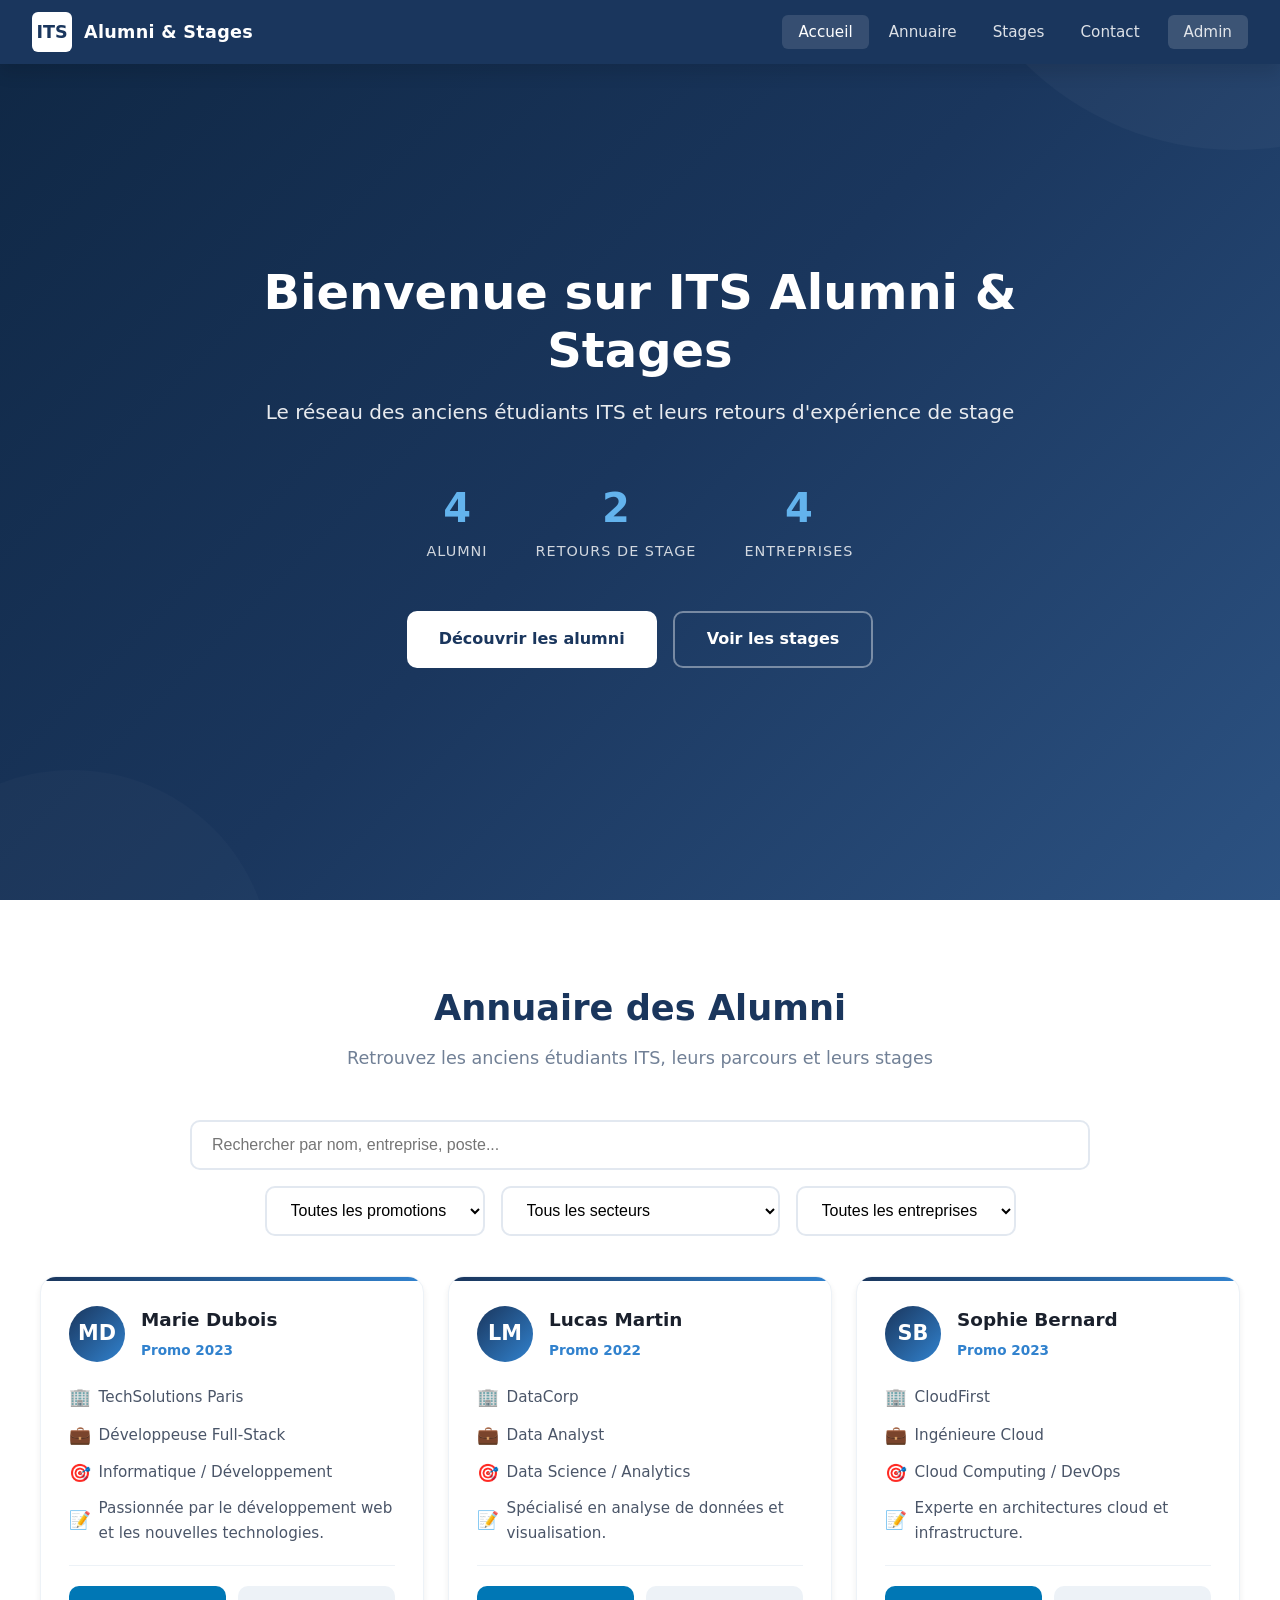
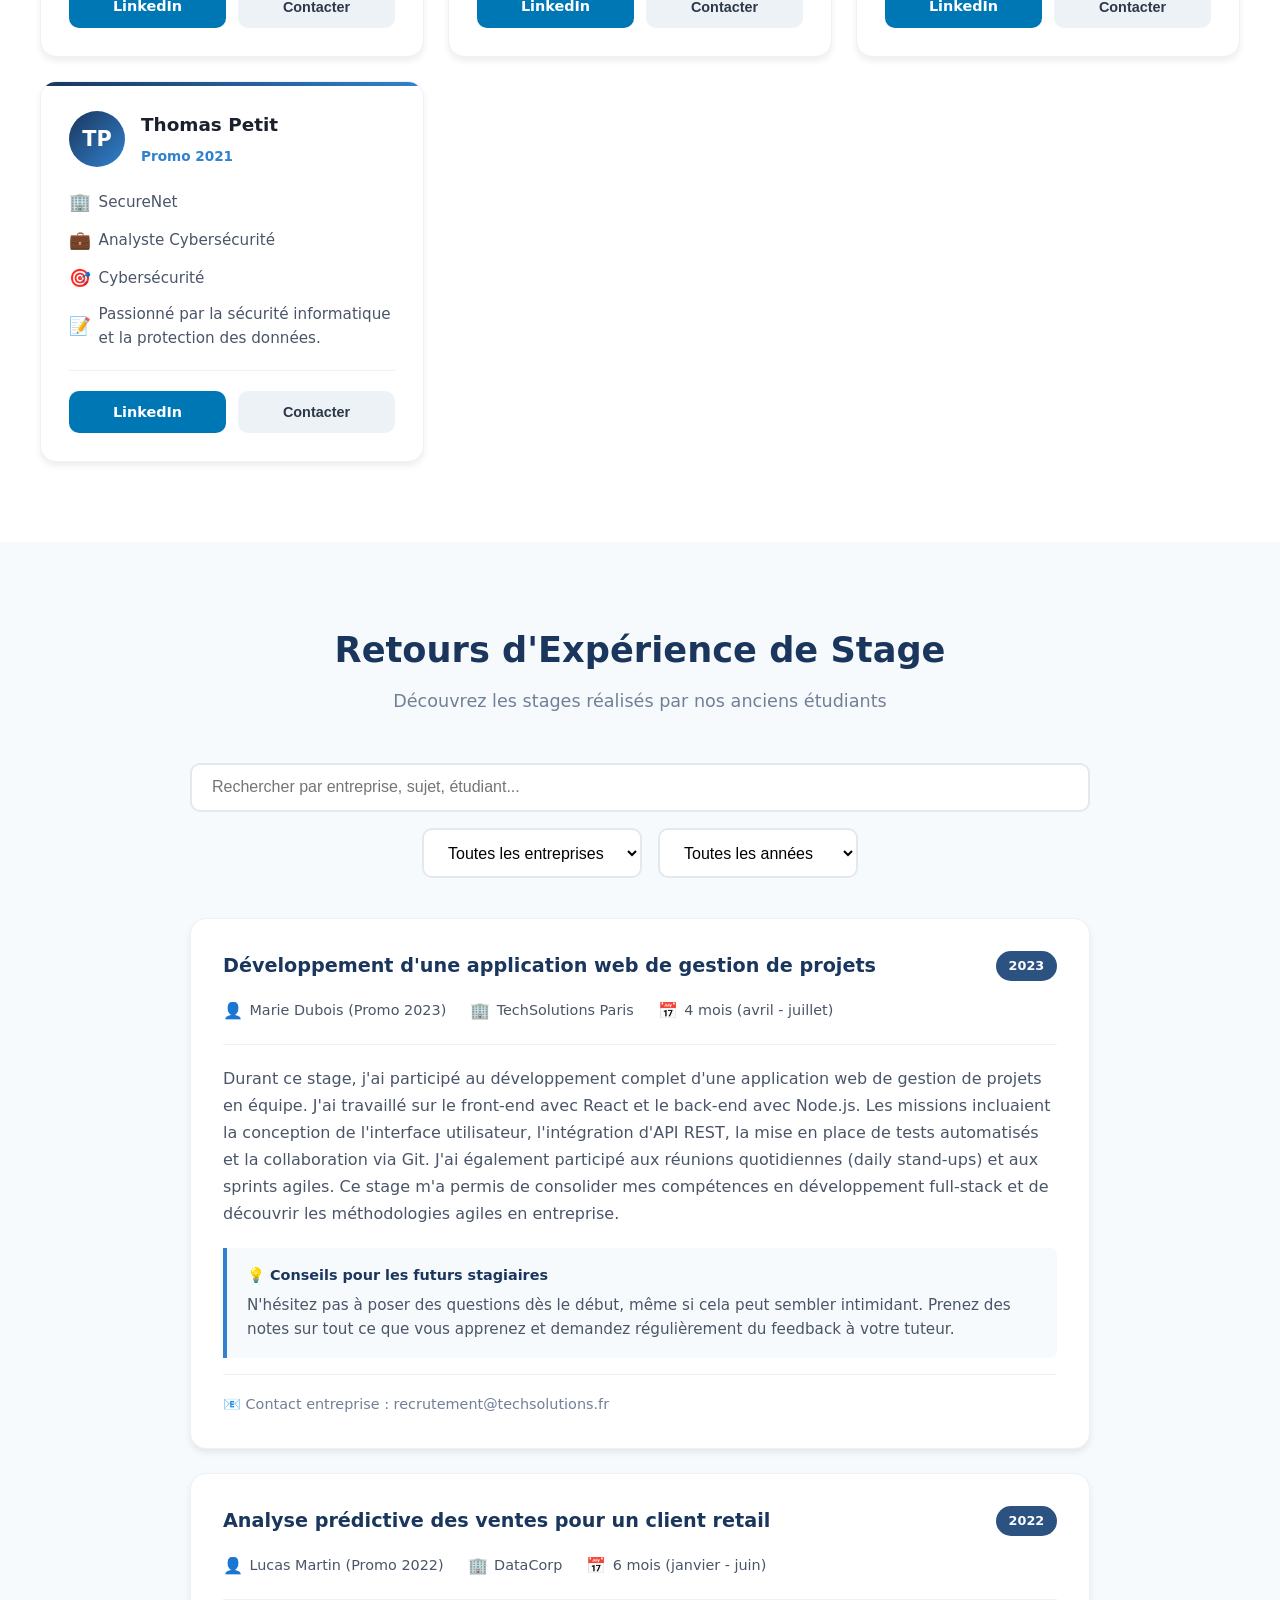
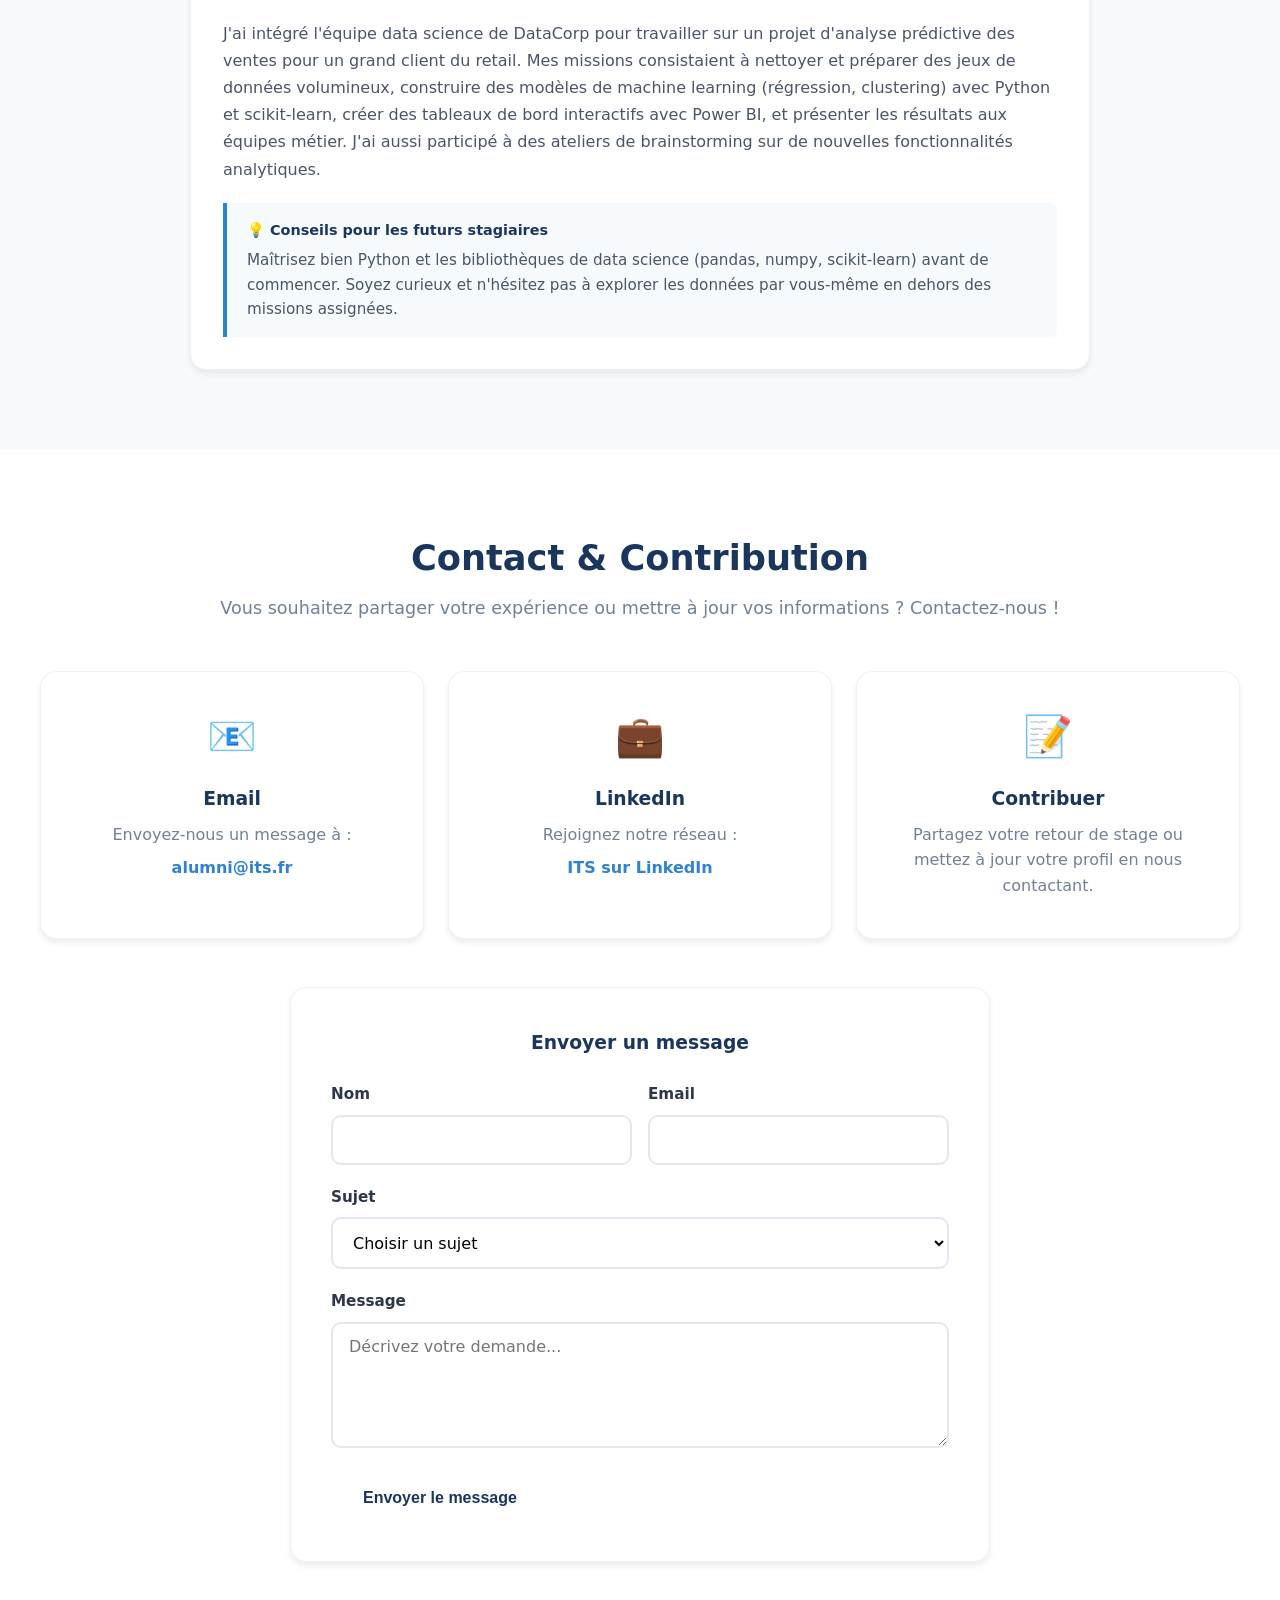
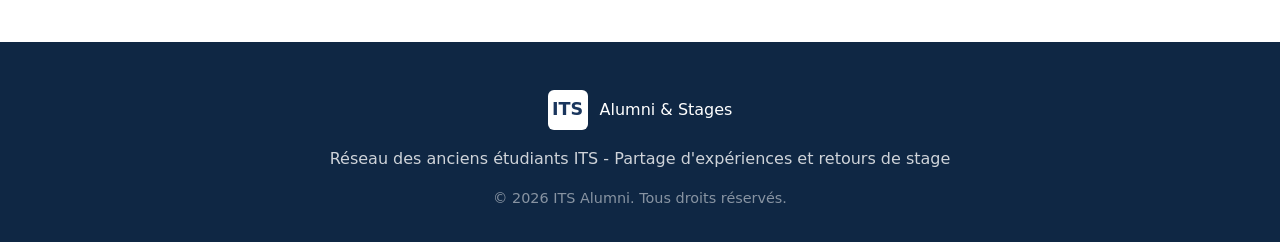
<file: index.html>
<!DOCTYPE html>
<html lang="fr">
<head>
    <meta charset="UTF-8">
    <meta name="viewport" content="width=device-width, initial-scale=1.0">
    <title>ITS Alumni & Stages</title>
    <link rel="stylesheet" href="style.css">
</head>
<body>
    <!-- Navigation -->
    <nav class="navbar">
        <div class="nav-brand">
            <span class="logo">ITS</span>
            <span class="brand-text">Alumni & Stages</span>
        </div>
        <button class="nav-toggle" id="navToggle" aria-label="Menu">
            <span></span><span></span><span></span>
        </button>
        <ul class="nav-links" id="navLinks">
            <li><a href="#accueil" class="active">Accueil</a></li>
            <li><a href="#annuaire">Annuaire</a></li>
            <li><a href="#stages">Stages</a></li>
            <li><a href="#contact">Contact</a></li>
            <li><a href="admin.html" class="admin-link">Admin</a></li>
        </ul>
    </nav>

    <!-- Section Accueil -->
    <section id="accueil" class="hero">
        <div class="hero-content">
            <h1>Bienvenue sur ITS Alumni & Stages</h1>
            <p class="hero-subtitle">Le réseau des anciens étudiants ITS et leurs retours d'expérience de stage</p>
            <div class="hero-stats">
                <div class="stat">
                    <span class="stat-number" id="statAlumni">0</span>
                    <span class="stat-label">Alumni</span>
                </div>
                <div class="stat">
                    <span class="stat-number" id="statStages">0</span>
                    <span class="stat-label">Retours de stage</span>
                </div>
                <div class="stat">
                    <span class="stat-number" id="statEntreprises">0</span>
                    <span class="stat-label">Entreprises</span>
                </div>
            </div>
            <div class="hero-buttons">
                <a href="#annuaire" class="btn btn-primary">Découvrir les alumni</a>
                <a href="#stages" class="btn btn-secondary">Voir les stages</a>
            </div>
        </div>
    </section>

    <!-- Section Annuaire -->
    <section id="annuaire" class="section">
        <div class="container">
            <h2>Annuaire des Alumni</h2>
            <p class="section-desc">Retrouvez les anciens étudiants ITS, leurs parcours et leurs stages</p>

            <!-- Filtres -->
            <div class="filters">
                <div class="filter-group">
                    <input type="text" id="searchAlumni" placeholder="Rechercher par nom, entreprise, poste..." class="search-input">
                </div>
                <div class="filter-group">
                    <select id="filterPromotion" class="filter-select">
                        <option value="">Toutes les promotions</option>
                    </select>
                    <select id="filterSecteur" class="filter-select">
                        <option value="">Tous les secteurs</option>
                    </select>
                    <select id="filterEntreprise" class="filter-select">
                        <option value="">Toutes les entreprises</option>
                    </select>
                </div>
            </div>

            <!-- Grille des alumni -->
            <div class="alumni-grid" id="alumniGrid">
                <!-- Rempli par JavaScript -->
            </div>
            <div class="no-results" id="noAlumni" style="display:none;">
                <p>Aucun alumni ne correspond à votre recherche.</p>
            </div>
        </div>
    </section>

    <!-- Section Stages -->
    <section id="stages" class="section section-alt">
        <div class="container">
            <h2>Retours d'Expérience de Stage</h2>
            <p class="section-desc">Découvrez les stages réalisés par nos anciens étudiants</p>

            <div class="filters">
                <div class="filter-group">
                    <input type="text" id="searchStage" placeholder="Rechercher par entreprise, sujet, étudiant..." class="search-input">
                </div>
                <div class="filter-group">
                    <select id="filterStageEntreprise" class="filter-select">
                        <option value="">Toutes les entreprises</option>
                    </select>
                    <select id="filterStageAnnee" class="filter-select">
                        <option value="">Toutes les années</option>
                    </select>
                </div>
            </div>

            <div class="stages-list" id="stagesList">
                <!-- Rempli par JavaScript -->
            </div>
            <div class="no-results" id="noStages" style="display:none;">
                <p>Aucun retour de stage ne correspond à votre recherche.</p>
            </div>
        </div>
    </section>

    <!-- Section Contact -->
    <section id="contact" class="section">
        <div class="container">
            <h2>Contact & Contribution</h2>
            <p class="section-desc">Vous souhaitez partager votre expérience ou mettre à jour vos informations ? Contactez-nous !</p>

            <div class="contact-grid">
                <div class="contact-card">
                    <div class="contact-icon">📧</div>
                    <h3>Email</h3>
                    <p>Envoyez-nous un message à :</p>
                    <a href="mailto:alumni@its.fr" class="contact-link">alumni@its.fr</a>
                </div>
                <div class="contact-card">
                    <div class="contact-icon">💼</div>
                    <h3>LinkedIn</h3>
                    <p>Rejoignez notre réseau :</p>
                    <a href="https://linkedin.com/school/its" target="_blank" class="contact-link">ITS sur LinkedIn</a>
                </div>
                <div class="contact-card">
                    <div class="contact-icon">📝</div>
                    <h3>Contribuer</h3>
                    <p>Partagez votre retour de stage ou mettez à jour votre profil en nous contactant.</p>
                </div>
            </div>

            <div class="contact-form-wrapper">
                <h3>Envoyer un message</h3>
                <form id="contactForm" class="contact-form">
                    <div class="form-row">
                        <div class="form-group">
                            <label for="contactNom">Nom</label>
                            <input type="text" id="contactNom" required>
                        </div>
                        <div class="form-group">
                            <label for="contactEmail">Email</label>
                            <input type="email" id="contactEmail" required>
                        </div>
                    </div>
                    <div class="form-group">
                        <label for="contactSujet">Sujet</label>
                        <select id="contactSujet" required>
                            <option value="">Choisir un sujet</option>
                            <option value="maj-profil">Mise à jour de mon profil</option>
                            <option value="retour-stage">Partager un retour de stage</option>
                            <option value="question">Question générale</option>
                            <option value="autre">Autre</option>
                        </select>
                    </div>
                    <div class="form-group">
                        <label for="contactMessage">Message</label>
                        <textarea id="contactMessage" rows="5" required placeholder="Décrivez votre demande..."></textarea>
                    </div>
                    <button type="submit" class="btn btn-primary">Envoyer le message</button>
                </form>
            </div>
        </div>
    </section>

    <!-- Footer -->
    <footer class="footer">
        <div class="footer-content">
            <div class="footer-brand">
                <span class="logo">ITS</span>
                <span>Alumni & Stages</span>
            </div>
            <p class="footer-text">Réseau des anciens étudiants ITS - Partage d'expériences et retours de stage</p>
            <p class="footer-copy">&copy; 2026 ITS Alumni. Tous droits réservés.</p>
        </div>
    </footer>

    <!-- Modal de contact alumni -->
    <div class="modal" id="contactModal">
        <div class="modal-content">
            <button class="modal-close" id="modalClose">&times;</button>
            <div id="modalBody">
                <!-- Contenu dynamique -->
            </div>
        </div>
    </div>

    <script src="data.js"></script>
    <script src="script.js"></script>
</body>
</html>
</file>
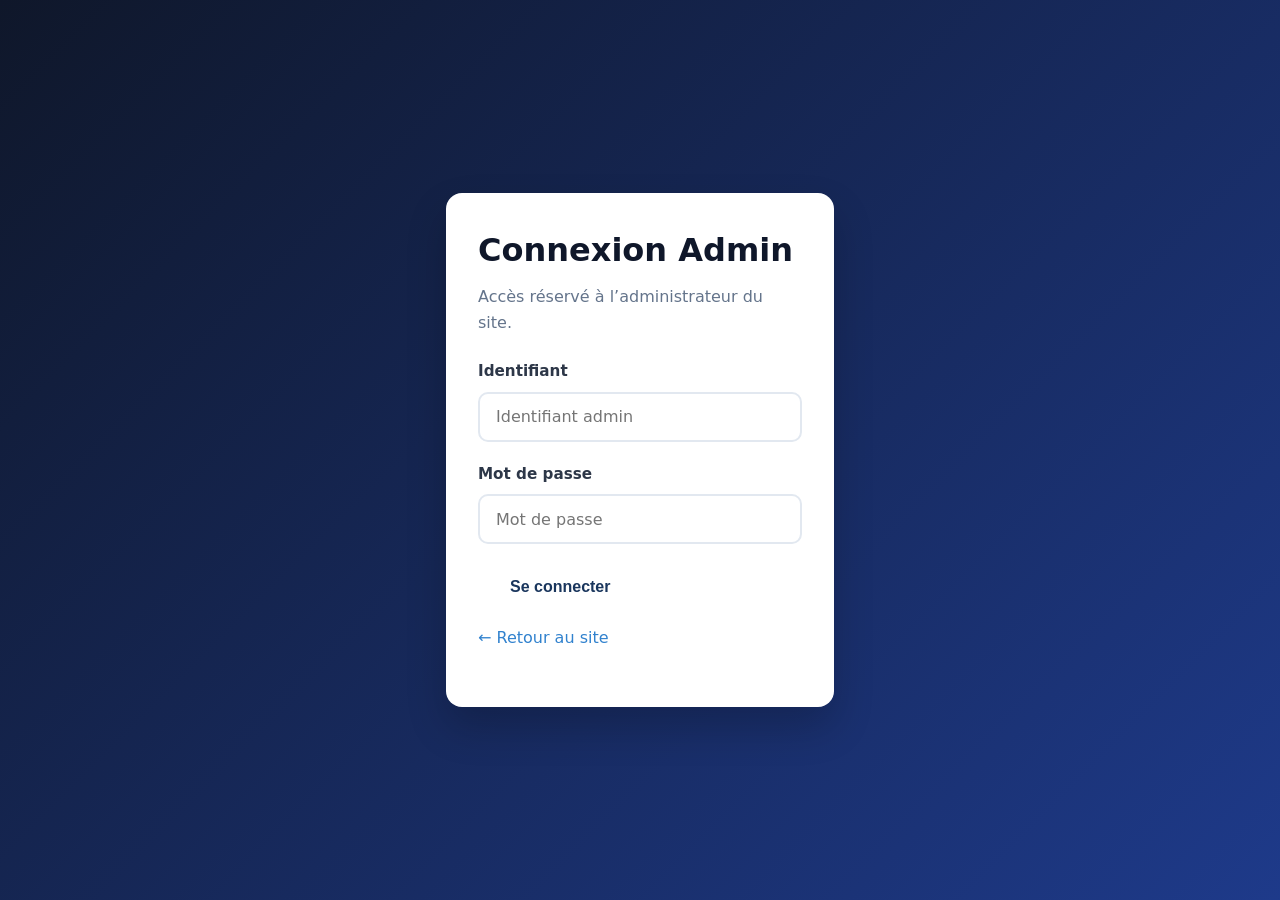
<file: admin.html>
<!DOCTYPE html>
<html lang="fr">
<head>
    <meta charset="UTF-8">
    <meta name="viewport" content="width=device-width, initial-scale=1.0">
    <title>Admin - ITS Alumni & Stages</title>
    <link rel="stylesheet" href="style.css">
</head>
<body>
 
<script>
(function() {
    const session = localStorage.getItem("its_admin_session");
    const loginTime = parseInt(localStorage.getItem("its_admin_login_time") || "0");
    const SESSION_DURATION = 2 * 60 * 60 * 1000;

    if (session !== "active" || Date.now() - loginTime > SESSION_DURATION) {
        localStorage.removeItem("its_admin_session");
        localStorage.removeItem("its_admin_login_time");
        window.location.replace("login.html");
    }
})();
</script>
    <!-- Navigation -->
    <nav class="navbar">
        <div class="nav-brand">
            <span class="logo">ITS</span>
            <span class="brand-text">Alumni & Stages</span>
        </div>
        <button class="nav-toggle" id="navToggle" aria-label="Menu">
            <span></span><span></span><span></span>
        </button>
       <ul class="nav-links" id="navLinks">
            <li><a href="index.html">Retour au site</a></li>
            <li>
                <button id="logoutBtn">Déconnexion</button>
            </li>
        </ul>
    </nav>

    <!-- Section Admin -->
    <section class="admin-section">
        <div class="container">
            <div class="admin-header">
                <h1>Espace Administration</h1>
                <p class="admin-warning">
                    <span class="warning-icon">⚠️</span>
                    <strong>Important :</strong> Les modifications effectuées ici sont stockées uniquement dans le 
                    <code>localStorage</code> de votre navigateur. Elles ne sont pas partagées avec les autres utilisateurs 
                    et seront perdues si vous videz vos données de navigation.
                    Pour une modification permanente, éditez le fichier <code>data.js</code> directement.
                </p>
            </div>

            <!-- Onglets Admin -->
            <div class="admin-tabs">
                <button class="admin-tab active" data-tab="alumni">👤 Alumni</button>
                <button class="admin-tab" data-tab="stages">📝 Retours de stage</button>
                <button class="admin-tab" data-tab="preview">👁️ Prévisualisation</button>
                <button class="admin-tab" data-tab="data">💾 Données</button>
            </div>

            <!-- Onglet Alumni -->
            <div class="admin-panel active" id="panel-alumni">
                <h2>Gestion des Alumni</h2>

                <!-- Formulaire d'ajout/modification -->
                <div class="admin-form-wrapper">
                    <h3 id="alumniFormTitle">Ajouter un alumni</h3>
                    <form id="alumniForm" class="admin-form">
                        <input type="hidden" id="alumniId">
                        <div class="form-row">
                            <div class="form-group">
                                <label for="adminNom">Nom complet *</label>
                                <input type="text" id="adminNom" required placeholder="Jean Dupont">
                            </div>
                            <div class="form-group">
                                <label for="adminPromotion">Promotion *</label>
                                <input type="text" id="adminPromotion" required placeholder="2023">
                            </div>
                        </div>
                        <div class="form-row">
                            <div class="form-group">
                                <label for="adminEntreprise">Entreprise actuelle *</label>
                                <input type="text" id="adminEntreprise" required placeholder="Entreprise SA">
                            </div>
                            <div class="form-group">
                                <label for="adminPoste">Poste *</label>
                                <input type="text" id="adminPoste" required placeholder="Développeur Web">
                            </div>
                        </div>
                        <div class="form-row">
                            <div class="form-group">
                                <label for="adminSecteur">Secteur d'activité *</label>
                                <input type="text" id="adminSecteur" required placeholder="Informatique">
                            </div>
                            <div class="form-group">
                                <label for="adminLinkedin">Lien LinkedIn</label>
                                <input type="url" id="adminLinkedin" placeholder="https://linkedin.com/in/...">
                            </div>
                        </div>
                        <div class="form-group">
                            <label for="adminEmail">Email de contact</label>
                            <input type="email" id="adminEmail" placeholder="jean.dupont@email.com">
                        </div>
                        <div class="form-group">
                            <label for="adminBio">Bio / Présentation</label>
                            <textarea id="adminBio" rows="3" placeholder="Courte présentation..."></textarea>
                        </div>
                        <div class="form-actions">
                            <button type="submit" class="btn btn-primary" id="alumniSubmitBtn">Ajouter</button>
                            <button type="button" class="btn btn-secondary" id="alumniCancelBtn" style="display:none;">Annuler</button>
                        </div>
                    </form>
                </div>

                <!-- Liste des alumni -->
                <div class="admin-list">
                    <h3>Liste des alumni</h3>
                    <div class="table-responsive">
                        <table class="admin-table" id="alumniTable">
                            <thead>
                                <tr>
                                    <th>Nom</th>
                                    <th>Promotion</th>
                                    <th>Entreprise</th>
                                    <th>Poste</th>
                                    <th>Actions</th>
                                </tr>
                            </thead>
                            <tbody>
                                <!-- Rempli par JavaScript -->
                            </tbody>
                        </table>
                    </div>
                </div>
            </div>

            <!-- Onglet Stages -->
            <div class="admin-panel" id="panel-stages">
                <h2>Gestion des Retours de Stage</h2>

                <div class="admin-form-wrapper">
                    <h3 id="stageFormTitle">Ajouter un retour de stage</h3>
                    <form id="stageForm" class="admin-form">
                        <input type="hidden" id="stageId">
                        <div class="form-row">
                            <div class="form-group">
                                <label for="stageEtudiant">Nom de l'étudiant *</label>
                                <input type="text" id="stageEtudiant" required placeholder="Jean Dupont">
                            </div>
                            <div class="form-group">
                                <label for="stagePromotion">Promotion *</label>
                                <input type="text" id="stagePromotion" required placeholder="2023">
                            </div>
                        </div>
                        <div class="form-row">
                            <div class="form-group">
                                <label for="stageEntreprise">Entreprise *</label>
                                <input type="text" id="stageEntreprise" required placeholder="Entreprise SA">
                            </div>
                            <div class="form-group">
                                <label for="stageAnnee">Année du stage *</label>
                                <input type="number" id="stageAnnee" required placeholder="2023" min="2000" max="2030">
                            </div>
                        </div>
                        <div class="form-row">
                            <div class="form-group">
                                <label for="stageDuree">Durée du stage</label>
                                <input type="text" id="stageDuree" placeholder="3 mois (juin - août)">
                            </div>
                            <div class="form-group">
                                <label for="stageSujet">Sujet / Titre du stage *</label>
                                <input type="text" id="stageSujet" required placeholder="Développement d'une application web">
                            </div>
                        </div>
                        <div class="form-group">
                            <label for="stageDescription">Description détaillée *</label>
                            <textarea id="stageDescription" rows="5" required placeholder="Décrivez les missions, les technologies utilisées, les apprentissages..."></textarea>
                        </div>
                        <div class="form-group">
                            <label for="stageConseils">Conseils pour les futurs stagiaires</label>
                            <textarea id="stageConseils" rows="3" placeholder="Conseils, recommandations..."></textarea>
                        </div>
                        <div class="form-group">
                            <label for="stageContact">Contact de l'entreprise (optionnel)</label>
                            <input type="text" id="stageContact" placeholder="Email ou LinkedIn du recruteur">
                        </div>
                        <div class="form-actions">
                            <button type="submit" class="btn btn-primary" id="stageSubmitBtn">Ajouter</button>
                            <button type="button" class="btn btn-secondary" id="stageCancelBtn" style="display:none;">Annuler</button>
                        </div>
                    </form>
                </div>

                <div class="admin-list">
                    <h3>Liste des retours de stage</h3>
                    <div class="table-responsive">
                        <table class="admin-table" id="stageTable">
                            <thead>
                                <tr>
                                    <th>Étudiant</th>
                                    <th>Entreprise</th>
                                    <th>Sujet</th>
                                    <th>Année</th>
                                    <th>Actions</th>
                                </tr>
                            </thead>
                            <tbody>
                                <!-- Rempli par JavaScript -->
                            </tbody>
                        </table>
                    </div>
                </div>
            </div>

            <!-- Onglet Prévisualisation -->
            <div class="admin-panel" id="panel-preview">
                <h2>Prévisualisation</h2>
                <p class="section-desc">Aperçu de l'affichage sur le site public</p>

                <h3>Alumni</h3>
                <div class="alumni-grid" id="previewAlumniGrid">
                    <!-- Rempli par JavaScript -->
                </div>

                <h3>Retours de stage</h3>
                <div class="stages-list" id="previewStagesList">
                    <!-- Rempli par JavaScript -->
                </div>
            </div>

            <!-- Onglet Données -->
            <div class="admin-panel" id="panel-data">
                <h2>Gestion des Données</h2>

                <div class="data-actions">
                    <div class="data-card">
                        <h3>Exporter les données</h3>
                        <p>Exportez les données actuelles (y compris les modifications locales) au format JSON.</p>
                        <button class="btn btn-primary" id="exportDataBtn">📥 Exporter en JSON</button>
                    </div>

                    <div class="data-card">
                        <h3>Réinitialiser</h3>
                        <p>Supprime toutes les modifications locales et revient aux données par défaut.</p>
                        <button class="btn btn-danger" id="resetDataBtn">🗑️ Réinitialiser les données</button>
                    </div>

                    <div class="data-card">
                        <h3>Vider le localStorage</h3>
                        <p>Supprime toutes les données stockées dans le navigateur.</p>
                        <button class="btn btn-danger" id="clearStorageBtn">🧹 Vider le stockage local</button>
                    </div>
                </div>

                <div class="data-info">
                    <h3>Instructions pour modifier les données de manière permanente</h3>
                    <div class="instructions">
                        <p>Pour que les modifications soient visibles par tous les visiteurs du site :</p>
                        <ol>
                            <li>Exportez les données au format JSON via le bouton ci-dessus</li>
                            <li>Ouvrez le fichier <code>data.js</code> dans un éditeur de texte</li>
                            <li>Remplacez le contenu des tableaux <code>alumniData</code> et <code>stagesData</code></li>
                            <li>Enregistrez le fichier et poussez les modifications sur GitHub</li>
                        </ol>
                        <p class="note">Le site étant hébergé sur GitHub Pages (statique), il n'y a pas de base de données côté serveur.</p>
                    </div>
                </div>
            </div>
        </div>
    </section>
<button id="logoutBtn" class="btn btn-secondary">
    Se déconnecter
</button>
    <!-- Footer -->
    <footer class="footer">
        <div class="footer-content">
            <div class="footer-brand">
                <span class="logo">ITS</span>
                <span>Alumni & Stages</span>
            </div>
            <p class="footer-text">Espace administration - ITS Alumni & Stages</p>
        </div>
    </footer>

    <script src="data.js"></script>
    <script src="admin.js"></script>
</body>
</html>
</file>
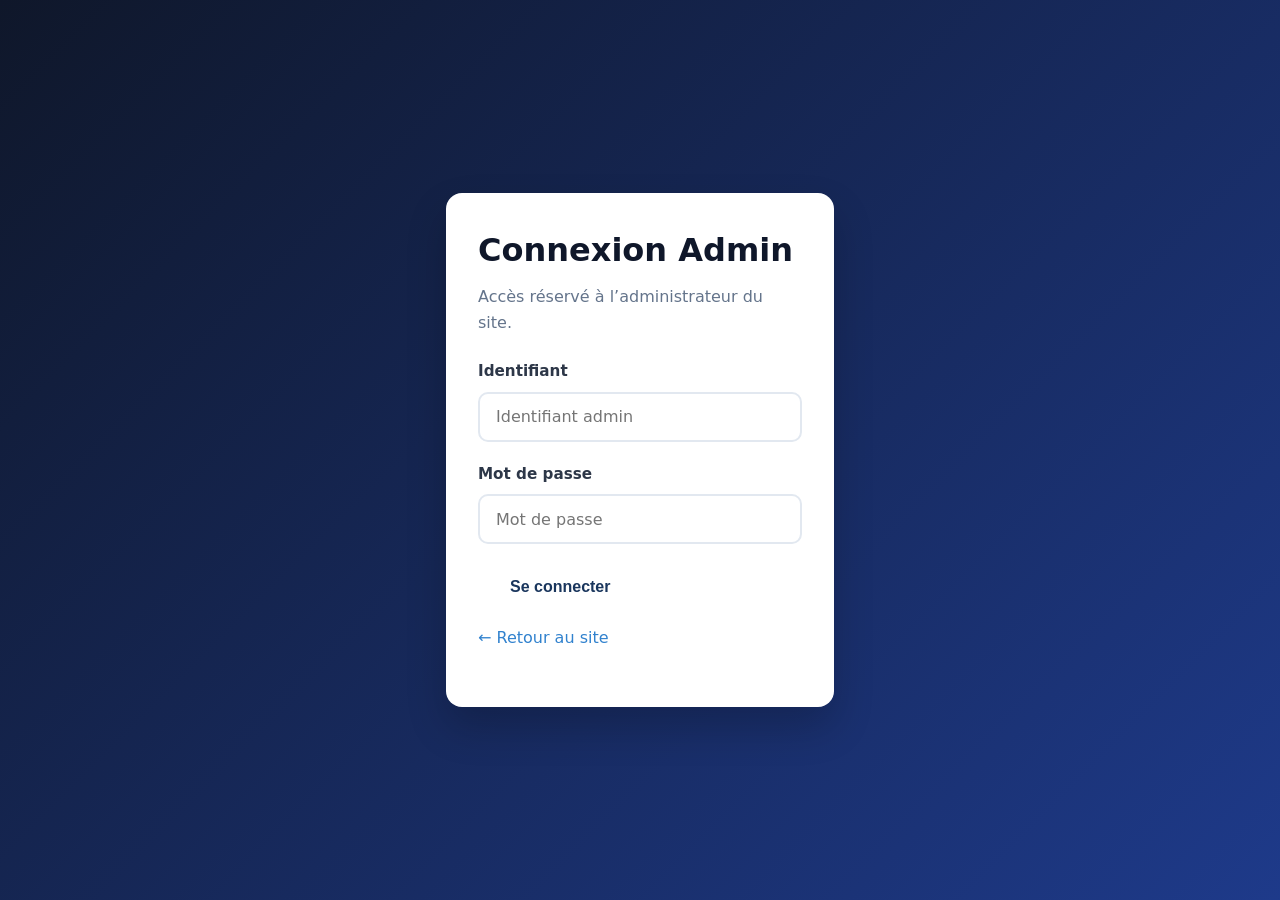
<file: login.html>
<!DOCTYPE html>
<html lang="fr">
<head>
  <meta charset="UTF-8">
  <meta name="viewport" content="width=device-width, initial-scale=1.0">
  <title>Connexion Admin - ITS Alumni & Stages</title>
  <link rel="stylesheet" href="style.css">
</head>
<body class="login-page">

  <div class="login-container">
    <div class="login-card">
      <h1>Connexion Admin</h1>
      <p>Accès réservé à l’administrateur du site.</p>

      <form id="loginForm">
        <div class="form-group">
          <label for="username">Identifiant</label>
          <input type="text" id="username" required placeholder="Identifiant admin">
        </div>

        <div class="form-group">
          <label for="password">Mot de passe</label>
          <input type="password" id="password" required placeholder="Mot de passe">
        </div>

        <p id="loginError" style="color:red; display:none;">
          Identifiant ou mot de passe incorrect.
        </p>

        <button type="submit" class="btn btn-primary">Se connecter</button>
      </form>

      <p style="margin-top: 1rem;">
        <a href="index.html">← Retour au site</a>
      </p>
    </div>
  </div>

  <script src="login.js"></script>
</body>
</html>
</file>
<file: style.css>
/* ============================================
   ITS Alumni & Stages - Styles principaux
   ============================================ */

/* Variables CSS */
:root {
    --primary: #1a365d;
    --primary-light: #2c5282;
    --primary-dark: #0f2744;
    --accent: #3182ce;
    --accent-light: #63b3ed;
    --white: #ffffff;
    --gray-50: #f7fafc;
    --gray-100: #edf2f7;
    --gray-200: #e2e8f0;
    --gray-300: #cbd5e0;
    --gray-400: #a0aec0;
    --gray-500: #718096;
    --gray-600: #4a5568;
    --gray-700: #2d3748;
    --gray-800: #1a202c;
    --danger: #e53e3e;
    --danger-light: #fed7d7;
    --success: #38a169;
    --success-light: #c6f6d5;
    --warning: #d69e2e;
    --shadow-sm: 0 1px 2px rgba(0,0,0,0.05);
    --shadow: 0 4px 6px rgba(0,0,0,0.07);
    --shadow-lg: 0 10px 15px rgba(0,0,0,0.1);
    --shadow-xl: 0 20px 25px rgba(0,0,0,0.1);
    --radius-sm: 6px;
    --radius: 10px;
    --radius-lg: 16px;
    --transition: all 0.3s ease;
    --max-width: 1200px;
}

/* Reset & Base */
*, *::before, *::after {
    margin: 0;
    padding: 0;
    box-sizing: border-box;
}

html {
    scroll-behavior: smooth;
    scroll-padding-top: 80px;
}

body {
    font-family: 'Segoe UI', system-ui, -apple-system, sans-serif;
    color: var(--gray-700);
    line-height: 1.6;
    background: var(--white);
}

a {
    color: var(--accent);
    text-decoration: none;
    transition: var(--transition);
}

a:hover {
    color: var(--primary);
}

/* ============================================
   Navigation
   ============================================ */
.navbar {
    position: fixed;
    top: 0;
    left: 0;
    right: 0;
    z-index: 1000;
    background: var(--primary);
    padding: 0 2rem;
    display: flex;
    align-items: center;
    justify-content: space-between;
    height: 64px;
    box-shadow: var(--shadow-lg);
}

.nav-brand {
    display: flex;
    align-items: center;
    gap: 0.75rem;
}

.logo {
    background: var(--white);
    color: var(--primary);
    font-weight: 800;
    font-size: 1.1rem;
    width: 40px;
    height: 40px;
    display: flex;
    align-items: center;
    justify-content: center;
    border-radius: var(--radius-sm);
}

.brand-text {
    color: var(--white);
    font-weight: 600;
    font-size: 1.1rem;
    letter-spacing: 0.3px;
}

.nav-links {
    display: flex;
    list-style: none;
    gap: 0.25rem;
}

.nav-links a {
    color: rgba(255,255,255,0.85);
    padding: 0.5rem 1rem;
    border-radius: var(--radius-sm);
    font-weight: 500;
    font-size: 0.95rem;
    transition: var(--transition);
}

.nav-links a:hover,
.nav-links a.active {
    color: var(--white);
    background: rgba(255,255,255,0.12);
}

.nav-links .admin-link {
    background: rgba(255,255,255,0.15);
    margin-left: 0.5rem;
}

.nav-links .admin-link:hover {
    background: rgba(255,255,255,0.25);
}

/* Toggle mobile */
.nav-toggle {
    display: none;
    flex-direction: column;
    gap: 5px;
    background: none;
    border: none;
    cursor: pointer;
    padding: 5px;
}

.nav-toggle span {
    display: block;
    width: 24px;
    height: 2px;
    background: var(--white);
    border-radius: 2px;
    transition: var(--transition);
}

/* ============================================
   Hero / Accueil
   ============================================ */
.hero {
    min-height: 100vh;
    display: flex;
    align-items: center;
    justify-content: center;
    background: linear-gradient(135deg, var(--primary-dark) 0%, var(--primary) 50%, var(--primary-light) 100%);
    color: var(--white);
    text-align: center;
    padding: 6rem 2rem 4rem;
    position: relative;
    overflow: hidden;
}

.hero::before {
    content: '';
    position: absolute;
    top: -50%;
    right: -20%;
    width: 600px;
    height: 600px;
    background: rgba(255,255,255,0.03);
    border-radius: 50%;
}

.hero::after {
    content: '';
    position: absolute;
    bottom: -30%;
    left: -10%;
    width: 400px;
    height: 400px;
    background: rgba(255,255,255,0.02);
    border-radius: 50%;
}

.hero-content {
    position: relative;
    z-index: 1;
    max-width: 800px;
}

.hero h1 {
    font-size: 3rem;
    font-weight: 800;
    margin-bottom: 1rem;
    line-height: 1.2;
}

.hero-subtitle {
    font-size: 1.25rem;
    opacity: 0.9;
    margin-bottom: 3rem;
    font-weight: 300;
}

.hero-stats {
    display: flex;
    justify-content: center;
    gap: 3rem;
    margin-bottom: 3rem;
}

.stat {
    display: flex;
    flex-direction: column;
    align-items: center;
}

.stat-number {
    font-size: 2.5rem;
    font-weight: 800;
    color: var(--accent-light);
}

.stat-label {
    font-size: 0.9rem;
    opacity: 0.8;
    text-transform: uppercase;
    letter-spacing: 1px;
}

.hero-buttons {
    display: flex;
    gap: 1rem;
    justify-content: center;
    flex-wrap: wrap;
}

/* ============================================
   Boutons
   ============================================ */
.btn {
    display: inline-flex;
    align-items: center;
    justify-content: center;
    padding: 0.85rem 2rem;
    border-radius: var(--radius);
    font-weight: 600;
    font-size: 1rem;
    cursor: pointer;
    border: none;
    transition: var(--transition);
    gap: 0.5rem;
}

.btn-primary {
    background: var(--white);
    color: var(--primary);
}

.btn-primary:hover {
    background: var(--gray-100);
    color: var(--primary-dark);
    transform: translateY(-2px);
    box-shadow: var(--shadow-lg);
}

.btn-secondary {
    background: transparent;
    color: var(--white);
    border: 2px solid rgba(255,255,255,0.4);
}

.btn-secondary:hover {
    background: rgba(255,255,255,0.1);
    border-color: var(--white);
}

.btn-danger {
    background: var(--danger);
    color: var(--white);
}

.btn-danger:hover {
    background: #c53030;
}

.btn-small {
    padding: 0.4rem 0.8rem;
    font-size: 0.85rem;
}

/* ============================================
   Sections générales
   ============================================ */
.section {
    padding: 5rem 2rem;
}

.section-alt {
    background: var(--gray-50);
}

.container {
    max-width: var(--max-width);
    margin: 0 auto;
}

.section h2 {
    font-size: 2.2rem;
    color: var(--primary);
    text-align: center;
    margin-bottom: 0.5rem;
}

.section-desc {
    text-align: center;
    color: var(--gray-500);
    font-size: 1.1rem;
    margin-bottom: 3rem;
}

/* ============================================
   Filtres
   ============================================ */
.filters {
    display: flex;
    flex-direction: column;
    gap: 1rem;
    margin-bottom: 2.5rem;
    max-width: 900px;
    margin-left: auto;
    margin-right: auto;
}

.filter-group {
    display: flex;
    gap: 1rem;
    flex-wrap: wrap;
    justify-content: center;
}

.search-input {
    flex: 1;
    min-width: 280px;
    padding: 0.85rem 1.25rem;
    border: 2px solid var(--gray-200);
    border-radius: var(--radius);
    font-size: 1rem;
    transition: var(--transition);
    background: var(--white);
}

.search-input:focus {
    outline: none;
    border-color: var(--accent);
    box-shadow: 0 0 0 3px rgba(49,130,206,0.1);
}

.filter-select {
    padding: 0.85rem 1.25rem;
    border: 2px solid var(--gray-200);
    border-radius: var(--radius);
    font-size: 1rem;
    background: var(--white);
    cursor: pointer;
    min-width: 200px;
    transition: var(--transition);
}

.filter-select:focus {
    outline: none;
    border-color: var(--accent);
}

/* ============================================
   Cartes Alumni
   ============================================ */
.alumni-grid {
    display: grid;
    grid-template-columns: repeat(auto-fill, minmax(300px, 1fr));
    gap: 1.5rem;
}

.alumni-card {
    background: var(--white);
    border-radius: var(--radius-lg);
    padding: 1.75rem;
    box-shadow: var(--shadow);
    transition: var(--transition);
    border: 1px solid var(--gray-100);
    position: relative;
    overflow: hidden;
}

.alumni-card::before {
    content: '';
    position: absolute;
    top: 0;
    left: 0;
    right: 0;
    height: 4px;
    background: linear-gradient(90deg, var(--primary), var(--accent));
}

.alumni-card:hover {
    transform: translateY(-5px);
    box-shadow: var(--shadow-xl);
}

.alumni-header {
    display: flex;
    align-items: center;
    gap: 1rem;
    margin-bottom: 1.25rem;
}

.alumni-avatar {
    width: 56px;
    height: 56px;
    border-radius: 50%;
    background: linear-gradient(135deg, var(--primary), var(--accent));
    color: var(--white);
    display: flex;
    align-items: center;
    justify-content: center;
    font-weight: 700;
    font-size: 1.3rem;
    flex-shrink: 0;
}

.alumni-info h3 {
    font-size: 1.15rem;
    color: var(--gray-800);
    margin-bottom: 0.2rem;
}

.alumni-promo {
    font-size: 0.85rem;
    color: var(--accent);
    font-weight: 600;
}

.alumni-details {
    display: flex;
    flex-direction: column;
    gap: 0.6rem;
}

.alumni-detail {
    display: flex;
    align-items: center;
    gap: 0.6rem;
    font-size: 0.95rem;
    color: var(--gray-600);
}

.alumni-detail .icon {
    font-size: 1.1rem;
    width: 20px;
    text-align: center;
}

.alumni-actions {
    display: flex;
    gap: 0.75rem;
    margin-top: 1.25rem;
    padding-top: 1.25rem;
    border-top: 1px solid var(--gray-100);
}

.alumni-actions .btn {
    flex: 1;
    padding: 0.6rem;
    font-size: 0.9rem;
}

.alumni-actions .btn-linkedin {
    background: #0077b5;
    color: white;
}

.alumni-actions .btn-linkedin:hover {
    background: #005885;
}

.alumni-actions .btn-contact {
    background: var(--gray-100);
    color: var(--gray-700);
}

.alumni-actions .btn-contact:hover {
    background: var(--gray-200);
}

/* ============================================
   Cartes Stages
   ============================================ */
.stages-list {
    display: flex;
    flex-direction: column;
    gap: 1.5rem;
    max-width: 900px;
    margin: 0 auto;
}

.stage-card {
    background: var(--white);
    border-radius: var(--radius-lg);
    padding: 2rem;
    box-shadow: var(--shadow);
    border: 1px solid var(--gray-100);
    transition: var(--transition);
}

.stage-card:hover {
    box-shadow: var(--shadow-lg);
}

.stage-header {
    display: flex;
    justify-content: space-between;
    align-items: flex-start;
    margin-bottom: 1rem;
    flex-wrap: wrap;
    gap: 0.5rem;
}

.stage-title {
    font-size: 1.2rem;
    color: var(--primary);
    font-weight: 700;
    flex: 1;
}

.stage-badge {
    background: var(--primary-light);
    color: var(--white);
    padding: 0.3rem 0.8rem;
    border-radius: 20px;
    font-size: 0.8rem;
    font-weight: 600;
}

.stage-meta {
    display: flex;
    flex-wrap: wrap;
    gap: 1.5rem;
    margin-bottom: 1.25rem;
    padding-bottom: 1.25rem;
    border-bottom: 1px solid var(--gray-100);
}

.stage-meta-item {
    display: flex;
    align-items: center;
    gap: 0.4rem;
    font-size: 0.9rem;
    color: var(--gray-600);
}

.stage-meta-item .icon {
    font-size: 1rem;
}

.stage-description {
    color: var(--gray-600);
    line-height: 1.7;
    margin-bottom: 1.25rem;
}

.stage-conseils {
    background: var(--gray-50);
    border-left: 4px solid var(--accent);
    padding: 1rem 1.25rem;
    border-radius: 0 var(--radius-sm) var(--radius-sm) 0;
}

.stage-conseils-label {
    font-weight: 600;
    color: var(--primary);
    font-size: 0.9rem;
    margin-bottom: 0.4rem;
    display: block;
}

.stage-conseils p {
    color: var(--gray-600);
    font-size: 0.95rem;
    line-height: 1.6;
}

/* ============================================
   Contact
   ============================================ */
.contact-grid {
    display: grid;
    grid-template-columns: repeat(auto-fit, minmax(250px, 1fr));
    gap: 1.5rem;
    margin-bottom: 3rem;
}

.contact-card {
    background: var(--white);
    border-radius: var(--radius-lg);
    padding: 2rem;
    text-align: center;
    box-shadow: var(--shadow);
    border: 1px solid var(--gray-100);
    transition: var(--transition);
}

.contact-card:hover {
    transform: translateY(-3px);
    box-shadow: var(--shadow-lg);
}

.contact-icon {
    font-size: 2.5rem;
    margin-bottom: 1rem;
}

.contact-card h3 {
    color: var(--primary);
    margin-bottom: 0.5rem;
}

.contact-card p {
    color: var(--gray-500);
    margin-bottom: 0.5rem;
}

.contact-link {
    color: var(--accent);
    font-weight: 600;
}

.contact-form-wrapper {
    background: var(--white);
    border-radius: var(--radius-lg);
    padding: 2.5rem;
    box-shadow: var(--shadow);
    border: 1px solid var(--gray-100);
    max-width: 700px;
    margin: 0 auto;
}

.contact-form-wrapper h3 {
    color: var(--primary);
    margin-bottom: 1.5rem;
    text-align: center;
}

/* ============================================
   Formulaires
   ============================================ */
.form-row {
    display: grid;
    grid-template-columns: 1fr 1fr;
    gap: 1rem;
}

.form-group {
    margin-bottom: 1.25rem;
}

.form-group label {
    display: block;
    margin-bottom: 0.5rem;
    font-weight: 600;
    color: var(--gray-700);
    font-size: 0.95rem;
}

.form-group input,
.form-group select,
.form-group textarea {
    width: 100%;
    padding: 0.85rem 1rem;
    border: 2px solid var(--gray-200);
    border-radius: var(--radius);
    font-size: 1rem;
    font-family: inherit;
    transition: var(--transition);
    background: var(--white);
}

.form-group input:focus,
.form-group select:focus,
.form-group textarea:focus {
    outline: none;
    border-color: var(--accent);
    box-shadow: 0 0 0 3px rgba(49,130,206,0.1);
}

.form-group textarea {
    resize: vertical;
    min-height: 100px;
}

.form-actions {
    display: flex;
    gap: 1rem;
    margin-top: 1.5rem;
}

/* ============================================
   Footer
   ============================================ */
.footer {
    background: var(--primary-dark);
    color: var(--white);
    padding: 3rem 2rem 2rem;
    text-align: center;
}

.footer-brand {
    display: flex;
    align-items: center;
    justify-content: center;
    gap: 0.75rem;
    margin-bottom: 1rem;
}

.footer-text {
    opacity: 0.8;
    margin-bottom: 1rem;
}

.footer-copy {
    opacity: 0.5;
    font-size: 0.9rem;
}

/* ============================================
   Modal
   ============================================ */
.modal {
    display: none;
    position: fixed;
    top: 0;
    left: 0;
    right: 0;
    bottom: 0;
    background: rgba(0,0,0,0.5);
    z-index: 2000;
    align-items: center;
    justify-content: center;
    padding: 2rem;
}

.modal.active {
    display: flex;
}

.modal-content {
    background: var(--white);
    border-radius: var(--radius-lg);
    padding: 2.5rem;
    max-width: 500px;
    width: 100%;
    position: relative;
    box-shadow: var(--shadow-xl);
    max-height: 90vh;
    overflow-y: auto;
}

.modal-close {
    position: absolute;
    top: 1rem;
    right: 1rem;
    background: none;
    border: none;
    font-size: 1.8rem;
    cursor: pointer;
    color: var(--gray-400);
    line-height: 1;
}

.modal-close:hover {
    color: var(--gray-600);
}

/* ============================================
   Admin
   ============================================ */
.admin-section {
    padding: 6rem 2rem 3rem;
    min-height: 100vh;
    background: var(--gray-50);
}

.admin-header {
    margin-bottom: 2rem;
}

.admin-header h1 {
    color: var(--primary);
    font-size: 2rem;
    margin-bottom: 1rem;
}

.admin-warning {
    background: #fffbeb;
    border: 1px solid #f6e05e;
    border-radius: var(--radius);
    padding: 1.25rem;
    color: #744210;
    font-size: 0.95rem;
    line-height: 1.6;
}

.admin-warning code {
    background: rgba(0,0,0,0.05);
    padding: 0.15rem 0.4rem;
    border-radius: 4px;
    font-family: 'Consolas', monospace;
    font-size: 0.9em;
}

.warning-icon {
    font-size: 1.2rem;
    margin-right: 0.3rem;
}

/* Onglets admin */
.admin-tabs {
    display: flex;
    gap: 0.5rem;
    margin-bottom: 2rem;
    flex-wrap: wrap;
    border-bottom: 2px solid var(--gray-200);
    padding-bottom: 0;
}

.admin-tab {
    padding: 0.85rem 1.5rem;
    background: none;
    border: none;
    border-bottom: 3px solid transparent;
    cursor: pointer;
    font-size: 1rem;
    font-weight: 600;
    color: var(--gray-500);
    transition: var(--transition);
    margin-bottom: -2px;
}

.admin-tab:hover {
    color: var(--primary);
}

.admin-tab.active {
    color: var(--primary);
    border-bottom-color: var(--primary);
}

.admin-panel {
    display: none;
    animation: fadeIn 0.3s ease;
}

.admin-panel.active {
    display: block;
}

@keyframes fadeIn {
    from { opacity: 0; transform: translateY(10px); }
    to { opacity: 1; transform: translateY(0); }
}

.admin-panel h2 {
    color: var(--primary);
    margin-bottom: 1.5rem;
    font-size: 1.5rem;
}

.admin-form-wrapper {
    background: var(--white);
    border-radius: var(--radius-lg);
    padding: 2rem;
    margin-bottom: 2rem;
    box-shadow: var(--shadow);
    border: 1px solid var(--gray-100);
}

.admin-form-wrapper h3 {
    color: var(--primary);
    margin-bottom: 1.5rem;
    font-size: 1.2rem;
}

.admin-list {
    background: var(--white);
    border-radius: var(--radius-lg);
    padding: 2rem;
    box-shadow: var(--shadow);
    border: 1px solid var(--gray-100);
}

.admin-list h3 {
    color: var(--primary);
    margin-bottom: 1.5rem;
    font-size: 1.2rem;
}

/* Table admin */
.table-responsive {
    overflow-x: auto;
}

.admin-table {
    width: 100%;
    border-collapse: collapse;
    font-size: 0.95rem;
}

.admin-table th {
    background: var(--gray-50);
    color: var(--gray-700);
    font-weight: 600;
    text-align: left;
    padding: 1rem;
    border-bottom: 2px solid var(--gray-200);
    white-space: nowrap;
}

.admin-table td {
    padding: 1rem;
    border-bottom: 1px solid var(--gray-100);
    color: var(--gray-600);
}

.admin-table tr:hover td {
    background: var(--gray-50);
}

.admin-table .actions {
    display: flex;
    gap: 0.5rem;
    white-space: nowrap;
}

.admin-table .btn-small {
    padding: 0.35rem 0.7rem;
    font-size: 0.8rem;
}

.btn-edit {
    background: var(--accent);
    color: white;
}

.btn-edit:hover {
    background: var(--primary-light);
}

.btn-delete {
    background: var(--danger);
    color: white;
}

.btn-delete:hover {
    background: #c53030;
}

/* Data panel */
.data-actions {
    display: grid;
    grid-template-columns: repeat(auto-fit, minmax(280px, 1fr));
    gap: 1.5rem;
    margin-bottom: 2rem;
}

.data-card {
    background: var(--white);
    border-radius: var(--radius-lg);
    padding: 2rem;
    box-shadow: var(--shadow);
    border: 1px solid var(--gray-100);
}

.data-card h3 {
    color: var(--primary);
    margin-bottom: 0.75rem;
}

.data-card p {
    color: var(--gray-500);
    margin-bottom: 1.25rem;
    font-size: 0.95rem;
}

.data-info {
    background: var(--white);
    border-radius: var(--radius-lg);
    padding: 2rem;
    box-shadow: var(--shadow);
    border: 1px solid var(--gray-100);
}

.data-info h3 {
    color: var(--primary);
    margin-bottom: 1.25rem;
}

.instructions ol {
    padding-left: 1.5rem;
    color: var(--gray-600);
    line-height: 1.8;
}

.instructions code {
    background: var(--gray-100);
    padding: 0.15rem 0.4rem;
    border-radius: 4px;
    font-family: 'Consolas', monospace;
    font-size: 0.9em;
    color: var(--primary);
}

.instructions .note {
    margin-top: 1rem;
    padding: 1rem;
    background: #ebf8ff;
    border-left: 4px solid var(--accent);
    border-radius: 0 var(--radius-sm) var(--radius-sm) 0;
    color: var(--primary);
}

/* ============================================
   Messages / Alertes
   ============================================ */
.alert {
    padding: 1rem 1.25rem;
    border-radius: var(--radius);
    margin-bottom: 1.5rem;
    font-size: 0.95rem;
}

.alert-success {
    background: var(--success-light);
    color: #22543d;
    border: 1px solid #9ae6b4;
}

.alert-danger {
    background: var(--danger-light);
    color: #742a2a;
    border: 1px solid #feb2b2;
}

/* ============================================
   No results
   ============================================ */
.no-results {
    text-align: center;
    padding: 3rem;
    color: var(--gray-500);
}

.no-results p {
    font-size: 1.1rem;
}

/* ============================================
   Responsive
   ============================================ */
@media (max-width: 768px) {
    .navbar {
        padding: 0 1rem;
    }

    .nav-toggle {
        display: flex;
    }

    .nav-links {
        position: absolute;
        top: 64px;
        left: 0;
        right: 0;
        background: var(--primary);
        flex-direction: column;
        padding: 1rem;
        gap: 0.5rem;
        transform: translateY(-150%);
        opacity: 0;
        transition: var(--transition);
    }

    .nav-links.active {
        transform: translateY(0);
        opacity: 1;
    }

    .nav-links a {
        display: block;
        padding: 0.75rem 1rem;
    }

    .nav-links .admin-link {
        margin-left: 0;
    }

    .hero h1 {
        font-size: 2rem;
    }

    .hero-subtitle {
        font-size: 1rem;
    }

    .hero-stats {
        gap: 1.5rem;
    }

    .stat-number {
        font-size: 2rem;
    }

    .section {
        padding: 3rem 1rem;
    }

    .section h2 {
        font-size: 1.7rem;
    }

    .form-row {
        grid-template-columns: 1fr;
    }

    .alumni-grid {
        grid-template-columns: 1fr;
    }

    .stage-header {
        flex-direction: column;
    }

    .stage-meta {
        flex-direction: column;
        gap: 0.5rem;
    }

    .admin-section {
        padding: 5rem 1rem 2rem;
    }

    .admin-tabs {
        overflow-x: auto;
        flex-wrap: nowrap;
        -webkit-overflow-scrolling: touch;
    }

    .admin-tab {
        white-space: nowrap;
        padding: 0.75rem 1rem;
        font-size: 0.9rem;
    }

    .admin-table {
        font-size: 0.85rem;
    }

    .admin-table th,
    .admin-table td {
        padding: 0.75rem 0.5rem;
    }

    .modal-content {
        padding: 1.5rem;
        margin: 1rem;
    }

    .contact-form-wrapper {
        padding: 1.5rem;
    }

    .filters {
        flex-direction: column;
    }

    .filter-group {
        width: 100%;
    }

    .search-input,
    .filter-select {
        width: 100%;
        min-width: unset;
    }
}

@media (max-width: 480px) {
    .hero h1 {
        font-size: 1.6rem;
    }

    .hero-buttons {
        flex-direction: column;
    }

    .btn {
        width: 100%;
    }

    .stat-number {
        font-size: 1.6rem;
    }

    .alumni-actions {
        flex-direction: column;
    }
}

/* ============================================
   Scrollbar personnalisée
   ============================================ */
::-webkit-scrollbar {
    width: 8px;
}

::-webkit-scrollbar-track {
    background: var(--gray-100);
}

::-webkit-scrollbar-thumb {
    background: var(--gray-300);
    border-radius: 4px;
}

::-webkit-scrollbar-thumb:hover {
    background: var(--gray-400);
}


.login-page {
  min-height: 100vh;
  background: linear-gradient(135deg, #0f172a, #1e3a8a);
  display: flex;
  align-items: center;
  justify-content: center;
}

.login-container {
  width: 100%;
  max-width: 420px;
  padding: 1rem;
}

.login-card {
  background: white;
  padding: 2rem;
  border-radius: 16px;
  box-shadow: 0 20px 40px rgba(0,0,0,0.2);
}

.login-card h1 {
  color: #0f172a;
  margin-bottom: 0.5rem;
}

.login-card p {
  color: #64748b;
  margin-bottom: 1.5rem;
}
</file>
